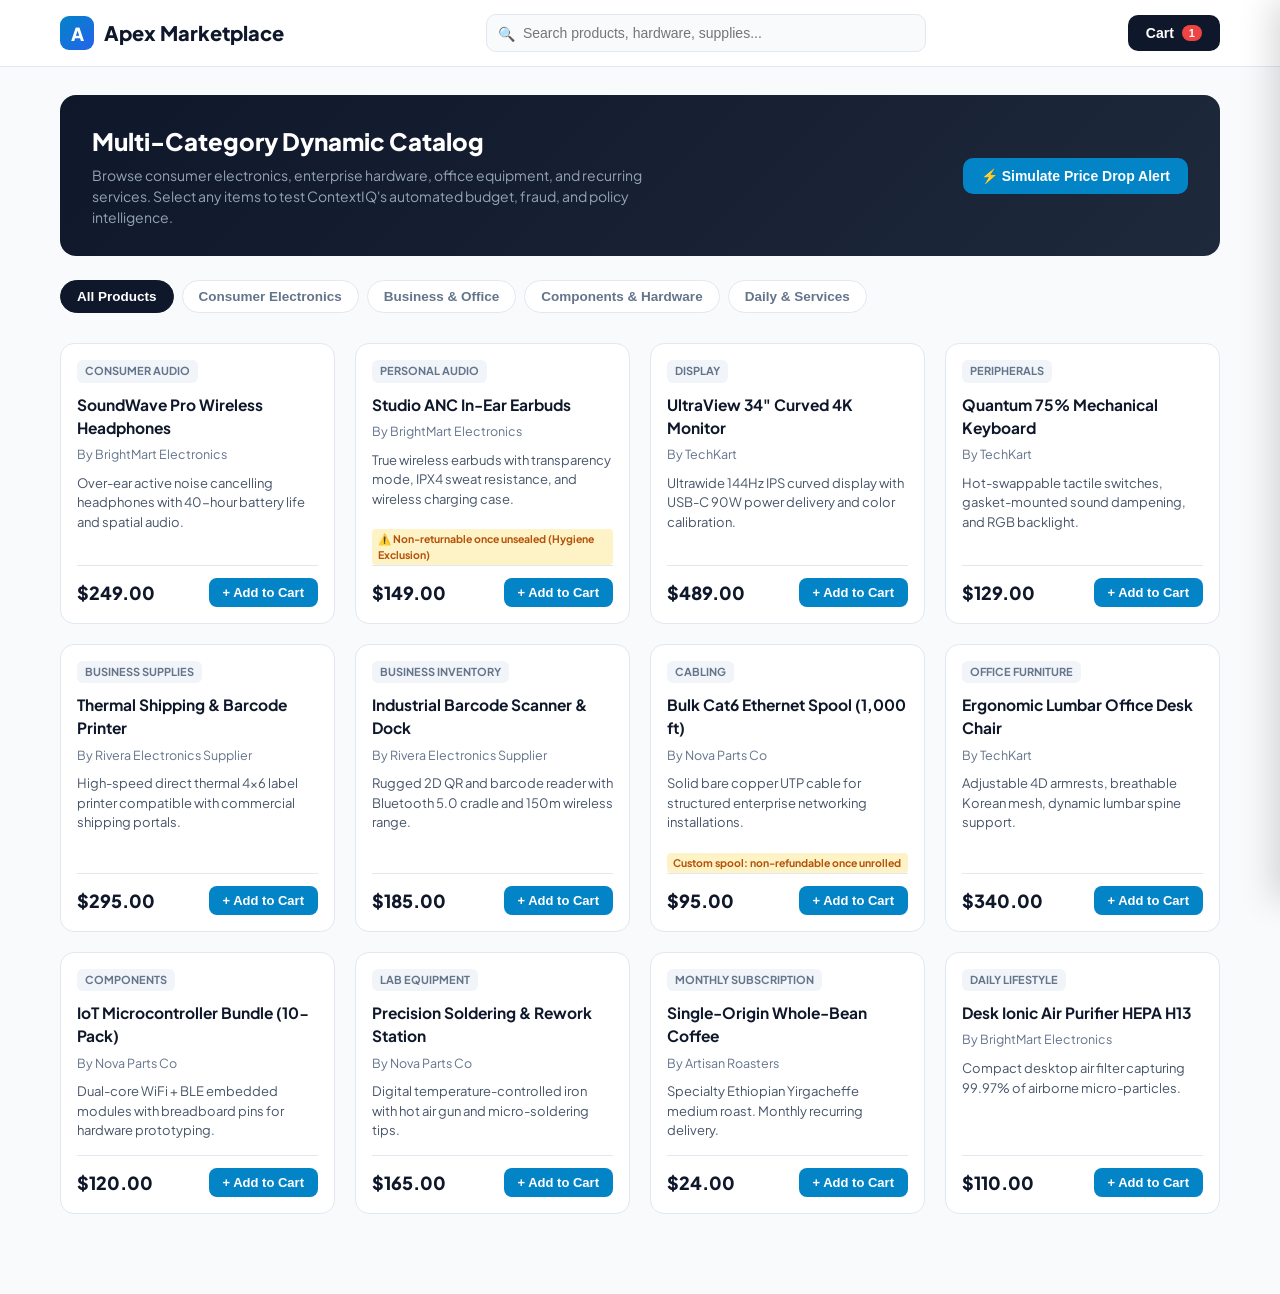
<file: demo_store/index.html>
<!doctype html>
<html lang="en">
<head>
  <meta charset="utf-8">
  <meta name="viewport" content="width=device-width, initial-scale=1">
  <title>Apex Marketplace — Smart Multi-Merchant Store (Demo)</title>
  <link rel="preconnect" href="https://fonts.googleapis.com">
  <link rel="preconnect" href="https://fonts.gstatic.com" crossorigin>
  <link href="https://fonts.googleapis.com/css2?family=Plus+Jakarta+Sans:wght@400;500;600;700;800&display=swap" rel="stylesheet">
  <style>
    :root {
      --bg: #F8FAFC;
      --surface: #FFFFFF;
      --ink: #0F172A;
      --muted: #64748B;
      --brand: #0284C7;
      --brand-dark: #0369A1;
      --accent: #2563EB;
      --border: #E2E8F0;
      --badge-bg: #F1F5F9;
      --success: #16A34A;
      --warn: #D97706;
    }
    * { box-sizing: border-box; margin: 0; padding: 0; }
    body {
      font-family: 'Plus Jakarta Sans', -apple-system, sans-serif;
      background: var(--bg);
      color: var(--ink);
      line-height: 1.5;
      padding-bottom: 80px;
    }
    header.navbar {
      background: var(--surface);
      border-bottom: 1px solid var(--border);
      position: sticky;
      top: 0;
      z-index: 100;
    }
    .nav-inner {
      max-width: 1200px;
      margin: 0 auto;
      padding: 14px 20px;
      display: flex;
      align-items: center;
      justify-content: space-between;
      gap: 16px;
    }
    .brand {
      display: flex;
      align-items: center;
      gap: 10px;
      font-weight: 800;
      font-size: 20px;
      color: var(--ink);
      text-decoration: none;
    }
    .brand-icon {
      width: 34px;
      height: 34px;
      border-radius: 9px;
      background: linear-gradient(135deg, #0284C7, #2563EB);
      display: flex;
      align-items: center;
      justify-content: center;
      color: white;
      font-weight: 800;
      font-size: 18px;
    }
    .search-bar {
      flex: 1;
      max-width: 440px;
      position: relative;
    }
    .search-bar input {
      width: 100%;
      padding: 10px 14px 10px 36px;
      border-radius: 10px;
      border: 1px solid var(--border);
      font-size: 14px;
      background: #F8FAFC;
      outline: none;
      transition: all 0.2s;
    }
    .search-bar input:focus {
      background: #FFF;
      border-color: var(--brand);
      box-shadow: 0 0 0 3px rgba(2, 132, 199, 0.15);
    }
    .search-icon {
      position: absolute;
      left: 12px;
      top: 50%;
      transform: translateY(-50%);
      color: var(--muted);
      font-size: 14px;
    }
    .cart-btn {
      position: relative;
      background: var(--ink);
      color: white;
      border: none;
      border-radius: 10px;
      padding: 10px 18px;
      font-weight: 700;
      font-size: 14px;
      cursor: pointer;
      display: flex;
      align-items: center;
      gap: 8px;
      transition: opacity 0.2s;
    }
    .cart-btn:hover { opacity: 0.92; }
    .cart-count {
      background: #EF4444;
      color: white;
      font-size: 11px;
      font-weight: 800;
      padding: 2px 7px;
      border-radius: 12px;
    }
    .container {
      max-width: 1200px;
      margin: 28px auto 0;
      padding: 0 20px;
    }
    .hero-banner {
      background: linear-gradient(135deg, #0F172A, #1E293B);
      color: white;
      border-radius: 16px;
      padding: 28px 32px;
      margin-bottom: 24px;
      display: flex;
      justify-content: space-between;
      align-items: center;
      flex-wrap: wrap;
      gap: 20px;
    }
    .hero-banner h1 { font-size: 24px; font-weight: 800; margin-bottom: 6px; }
    .hero-banner p { font-size: 14px; color: #94A3B8; max-width: 600px; }
    .filters {
      display: flex;
      gap: 8px;
      margin-bottom: 24px;
      overflow-x: auto;
      padding-bottom: 6px;
    }
    .filter-btn {
      padding: 8px 16px;
      border-radius: 20px;
      border: 1px solid var(--border);
      background: var(--surface);
      font-size: 13.5px;
      font-weight: 600;
      color: var(--muted);
      cursor: pointer;
      white-space: nowrap;
      transition: all 0.15s;
    }
    .filter-btn.active, .filter-btn:hover {
      background: var(--ink);
      color: white;
      border-color: var(--ink);
    }
    .grid {
      display: grid;
      grid-template-columns: repeat(auto-fill, minmax(260px, 1fr));
      gap: 20px;
    }
    .card {
      background: var(--surface);
      border: 1px solid var(--border);
      border-radius: 14px;
      padding: 16px;
      display: flex;
      flex-direction: column;
      transition: transform 0.15s, box-shadow 0.15s;
    }
    .card:hover {
      transform: translateY(-2px);
      box-shadow: 0 8px 24px rgba(0,0,0,0.06);
    }
    .card-tag {
      font-size: 11px;
      font-weight: 700;
      text-transform: uppercase;
      padding: 3px 8px;
      border-radius: 6px;
      background: var(--badge-bg);
      color: var(--muted);
      align-self: flex-start;
      margin-bottom: 10px;
    }
    .card-title {
      font-size: 15.5px;
      font-weight: 700;
      margin-bottom: 6px;
      color: var(--ink);
    }
    .card-merchant {
      font-size: 12.5px;
      color: var(--muted);
      margin-bottom: 10px;
    }
    .card-desc {
      font-size: 13px;
      color: #475569;
      margin-bottom: 14px;
      flex: 1;
    }
    .card-footer {
      display: flex;
      align-items: center;
      justify-content: space-between;
      padding-top: 12px;
      border-top: 1px solid var(--border);
    }
    .card-price {
      font-size: 18px;
      font-weight: 800;
      color: var(--ink);
    }
    .btn-add {
      background: var(--brand);
      color: white;
      border: none;
      border-radius: 8px;
      padding: 7px 14px;
      font-weight: 700;
      font-size: 13px;
      cursor: pointer;
      transition: background 0.2s;
    }
    .btn-add:hover { background: var(--brand-dark); }
    .badge-warn {
      background: #FEF3C7;
      color: #B45309;
      font-size: 10.5px;
      font-weight: 700;
      padding: 2px 6px;
      border-radius: 4px;
      margin-top: 6px;
      display: inline-block;
    }

    /* Cart Drawer */
    .cart-drawer {
      position: fixed;
      right: 0;
      top: 0;
      width: 420px;
      max-width: 95vw;
      height: 100vh;
      background: var(--surface);
      box-shadow: -8px 0 32px rgba(0,0,0,0.15);
      z-index: 1000;
      display: flex;
      flex-direction: column;
      transform: translateX(100%);
      transition: transform 0.28s cubic-bezier(0.16, 1, 0.3, 1);
    }
    .cart-drawer.open { transform: translateX(0); }
    .drawer-overlay {
      position: fixed;
      inset: 0;
      background: rgba(15, 23, 42, 0.45);
      z-index: 999;
      opacity: 0;
      pointer-events: none;
      transition: opacity 0.25s;
    }
    .drawer-overlay.open { opacity: 1; pointer-events: auto; }
    .drawer-head {
      padding: 18px 20px;
      border-bottom: 1px solid var(--border);
      display: flex;
      align-items: center;
      justify-content: space-between;
    }
    .drawer-head h2 { font-size: 18px; font-weight: 800; }
    .drawer-close {
      background: none;
      border: none;
      font-size: 24px;
      cursor: pointer;
      color: var(--muted);
    }
    .drawer-body {
      flex: 1;
      overflow-y: auto;
      padding: 20px;
    }
    .cart-item {
      display: flex;
      align-items: flex-start;
      justify-content: space-between;
      gap: 12px;
      padding: 12px 0;
      border-bottom: 1px solid var(--border);
    }
    .cart-item-name { font-weight: 700; font-size: 14px; margin-bottom: 2px; }
    .cart-item-meta { font-size: 12px; color: var(--muted); }
    .cart-item-qty {
      display: flex;
      align-items: center;
      gap: 6px;
      margin-top: 6px;
    }
    .qty-btn {
      width: 24px;
      height: 24px;
      border-radius: 6px;
      border: 1px solid var(--border);
      background: var(--bg);
      font-weight: 700;
      cursor: pointer;
    }
    .drawer-footer {
      padding: 18px 20px;
      border-top: 1px solid var(--border);
      background: #FAFAFA;
    }
    .summary-row {
      display: flex;
      justify-content: space-between;
      font-size: 14px;
      margin-bottom: 8px;
    }
    .summary-total {
      font-size: 18px;
      font-weight: 800;
      color: var(--ink);
      border-top: 1px solid var(--border);
      padding-top: 8px;
      margin-top: 8px;
    }
    .btn-checkout {
      width: 100%;
      background: #0070BA;
      color: white;
      border: none;
      border-radius: 12px;
      padding: 14px;
      font-weight: 800;
      font-size: 15px;
      cursor: pointer;
      margin-top: 12px;
      display: flex;
      align-items: center;
      justify-content: center;
      gap: 10px;
      transition: background 0.2s;
    }
    .btn-checkout:hover { background: #005EA6; }
    .policy-box {
      background: #F8FAFC;
      border: 1px solid var(--border);
      border-radius: 10px;
      padding: 14px;
      margin-top: 14px;
      font-size: 12px;
      color: #475569;
    }
    .policy-box h4 { font-weight: 700; margin-bottom: 4px; color: var(--ink); }
  </style>
</head>
<body>

<header class="navbar">
  <div class="nav-inner">
    <a href="#" class="brand">
      <div class="brand-icon">A</div>
      <span>Apex Marketplace</span>
    </a>
    <div class="search-bar">
      <span class="search-icon">🔍</span>
      <input type="text" id="searchInput" placeholder="Search products, hardware, supplies...">
    </div>
    <button class="cart-btn" id="openCartBtn">
      <span>Cart</span>
      <span class="cart-count" id="cartCount">0</span>
    </button>
  </div>
</header>

<div class="container">
  <div class="hero-banner">
    <div>
      <h1>Multi-Category Dynamic Catalog</h1>
      <p>Browse consumer electronics, enterprise hardware, office equipment, and recurring services. Select any items to test ContextIQ's automated budget, fraud, and policy intelligence.</p>
    </div>
    <button class="cart-btn" style="background:var(--brand)" onclick="simulatePriceDrop()">
      ⚡ Simulate Price Drop Alert
    </button>
  </div>

  <div class="filters" id="filterBar">
    <button class="filter-btn active" data-cat="all">All Products</button>
    <button class="filter-btn" data-cat="consumer">Consumer Electronics</button>
    <button class="filter-btn" data-cat="business">Business &amp; Office</button>
    <button class="filter-btn" data-cat="hardware">Components &amp; Hardware</button>
    <button class="filter-btn" data-cat="subscriptions">Daily &amp; Services</button>
  </div>

  <div class="grid" id="productGrid"></div>
</div>

<!-- Cart Drawer -->
<div class="drawer-overlay" id="drawerOverlay"></div>
<aside class="cart-drawer" id="cartDrawer" data-ciq-merchant="Apex Marketplace" data-ciq-seller="apex_merchant" data-ciq-currency="USD">
  <div class="drawer-head">
    <h2>Your Shopping Cart</h2>
    <button class="drawer-close" id="closeCartBtn">×</button>
  </div>
  <div class="drawer-body" id="cartItemsList">
    <div style="text-align:center;padding:40px 10px;color:var(--muted)">Your cart is empty. Add products to test checkout intelligence!</div>
  </div>
  <div class="drawer-footer">
    <div class="summary-row"><span>Subtotal:</span><b id="subtotalVal">$0.00</b></div>
    <div class="summary-row"><span>Estimated Shipping:</span><b style="color:var(--success)">FREE</b></div>
    <div class="summary-row summary-total"><span>Total to Pay:</span><b id="totalVal">$0.00</b></div>

    <button class="btn-checkout" id="checkoutBtn" disabled>
      <span>Pay with ContextIQ (PayPal)</span> →
    </button>

    <div class="policy-box" id="policyBox" data-ciq-policy>
      <h4>Store Policy &amp; Terms</h4>
      <p id="policyReturn">You may return unopened items within 30 days of delivery for a full refund to the original payment method.</p>
      <p id="policyReplace">Defective items qualify for a 7-day immediate replacement window.</p>
      <p id="policyExcl" style="color:var(--warn);font-weight:600;margin-top:4px">Notice: In-ear earbuds and custom-cut spools are non-returnable once opened for hygiene/customization reasons.</p>
    </div>
  </div>
</aside>

<script>
const PRODUCTS = [
  {
    id: "p1",
    name: "SoundWave Pro Wireless Headphones",
    cat: "consumer",
    merchant: "BrightMart Electronics",
    price: 249.00,
    desc: "Over-ear active noise cancelling headphones with 40-hour battery life and spatial audio.",
    badge: "Consumer Audio",
    warning: ""
  },
  {
    id: "p2",
    name: "Studio ANC In-Ear Earbuds",
    cat: "consumer",
    merchant: "BrightMart Electronics",
    price: 149.00,
    desc: "True wireless earbuds with transparency mode, IPX4 sweat resistance, and wireless charging case.",
    badge: "Personal Audio",
    warning: "⚠️ Non-returnable once unsealed (Hygiene Exclusion)"
  },
  {
    id: "p3",
    name: "UltraView 34\" Curved 4K Monitor",
    cat: "consumer",
    merchant: "TechKart",
    price: 489.00,
    desc: "Ultrawide 144Hz IPS curved display with USB-C 90W power delivery and color calibration.",
    badge: "Display",
    warning: ""
  },
  {
    id: "p4",
    name: "Quantum 75% Mechanical Keyboard",
    cat: "consumer",
    merchant: "TechKart",
    price: 129.00,
    desc: "Hot-swappable tactile switches, gasket-mounted sound dampening, and RGB backlight.",
    badge: "Peripherals",
    warning: ""
  },
  {
    id: "p5",
    name: "Thermal Shipping & Barcode Printer",
    cat: "business",
    merchant: "Rivera Electronics Supplier",
    price: 295.00,
    desc: "High-speed direct thermal 4x6 label printer compatible with commercial shipping portals.",
    badge: "Business Supplies",
    warning: ""
  },
  {
    id: "p6",
    name: "Industrial Barcode Scanner & Dock",
    cat: "business",
    merchant: "Rivera Electronics Supplier",
    price: 185.00,
    desc: "Rugged 2D QR and barcode reader with Bluetooth 5.0 cradle and 150m wireless range.",
    badge: "Business Inventory",
    warning: ""
  },
  {
    id: "p7",
    name: "Bulk Cat6 Ethernet Spool (1,000 ft)",
    cat: "business",
    merchant: "Nova Parts Co",
    price: 95.00,
    desc: "Solid bare copper UTP cable for structured enterprise networking installations.",
    badge: "Cabling",
    warning: "Custom spool: non-refundable once unrolled"
  },
  {
    id: "p8",
    name: "Ergonomic Lumbar Office Desk Chair",
    cat: "business",
    merchant: "TechKart",
    price: 340.00,
    desc: "Adjustable 4D armrests, breathable Korean mesh, dynamic lumbar spine support.",
    badge: "Office Furniture",
    warning: ""
  },
  {
    id: "p9",
    name: "IoT Microcontroller Bundle (10-Pack)",
    cat: "hardware",
    merchant: "Nova Parts Co",
    price: 120.00,
    desc: "Dual-core WiFi + BLE embedded modules with breadboard pins for hardware prototyping.",
    badge: "Components",
    warning: ""
  },
  {
    id: "p10",
    name: "Precision Soldering & Rework Station",
    cat: "hardware",
    merchant: "Nova Parts Co",
    price: 165.00,
    desc: "Digital temperature-controlled iron with hot air gun and micro-soldering tips.",
    badge: "Lab Equipment",
    warning: ""
  },
  {
    id: "p11",
    name: "Single-Origin Whole-Bean Coffee",
    cat: "subscriptions",
    merchant: "Artisan Roasters",
    price: 24.00,
    desc: "Specialty Ethiopian Yirgacheffe medium roast. Monthly recurring delivery.",
    badge: "Monthly Subscription",
    warning: ""
  },
  {
    id: "p12",
    name: "Desk Ionic Air Purifier HEPA H13",
    cat: "subscriptions",
    merchant: "BrightMart Electronics",
    price: 110.00,
    desc: "Compact desktop air filter capturing 99.97% of airborne micro-particles.",
    badge: "Daily Lifestyle",
    warning: ""
  }
];

let cart = [
  { product: PRODUCTS[0], qty: 1 }
];

function renderProducts(filter = "all", query = "") {
  const grid = document.getElementById("productGrid");
  const filtered = PRODUCTS.filter(p => {
    const matchCat = filter === "all" || p.cat === filter;
    const matchQuery = !query || p.name.toLowerCase().includes(query.toLowerCase()) || p.desc.toLowerCase().includes(query.toLowerCase());
    return matchCat && matchQuery;
  });

  grid.innerHTML = filtered.map(p => `
    <div class="card">
      <span class="card-tag">${p.badge}</span>
      <h3 class="card-title">${p.name}</h3>
      <div class="card-merchant">By ${p.merchant}</div>
      <p class="card-desc">${p.desc}</p>
      ${p.warning ? `<span class="badge-warn">${p.warning}</span>` : ""}
      <div class="card-footer">
        <span class="card-price">$${p.price.toFixed(2)}</span>
        <button class="btn-add" onclick="addToCart('${p.id}')">+ Add to Cart</button>
      </div>
    </div>
  `).join("");
}

function addToCart(id) {
  const prod = PRODUCTS.find(p => p.id === id);
  if (!prod) return;
  const existing = cart.find(c => c.product.id === id);
  if (existing) {
    existing.qty += 1;
  } else {
    cart.push({ product: prod, qty: 1 });
  }
  updateCartUI();
  openCart();
}

function changeQty(id, delta) {
  const item = cart.find(c => c.product.id === id);
  if (!item) return;
  item.qty += delta;
  if (item.qty <= 0) {
    cart = cart.filter(c => c.product.id !== id);
  }
  updateCartUI();
}

function simulatePriceDrop() {
  const headphones = PRODUCTS.find(p => p.id === "p1");
  if (headphones) {
    headphones.price = 219.00;
    renderProducts();
    updateCartUI();
    alert("Price Drop Alert: SoundWave Pro Headphones reduced from $249.00 to $219.00! ContextIQ Price Monitor will detect this drop.");
  }
}

function updateCartUI() {
  const totalCount = cart.reduce((s, c) => s + c.qty, 0);
  document.getElementById("cartCount").textContent = totalCount;

  const total = cart.reduce((s, c) => s + (c.product.price * c.qty), 0);
  document.getElementById("subtotalVal").textContent = `$${total.toFixed(2)}`;
  document.getElementById("totalVal").textContent = `$${total.toFixed(2)}`;

  const btn = document.getElementById("checkoutBtn");
  btn.disabled = cart.length === 0;

  const list = document.getElementById("cartItemsList");
  if (cart.length === 0) {
    list.innerHTML = `<div style="text-align:center;padding:40px 10px;color:var(--muted)">Your cart is empty. Add products to test checkout intelligence!</div>`;
    return;
  }

  list.innerHTML = cart.map(c => `
    <div class="cart-item" data-ciq-item>
      <div>
        <div class="cart-item-name" data-ciq-name>${c.product.name}</div>
        <div class="cart-item-meta">${c.product.merchant} · $${c.product.price.toFixed(2)} ea</div>
        <div class="cart-item-qty">
          <button class="qty-btn" onclick="changeQty('${c.product.id}', -1)">-</button>
          <span style="font-weight:700;font-size:13px" data-ciq-qty>${c.qty}</span>
          <button class="qty-btn" onclick="changeQty('${c.product.id}', 1)">+</button>
          <span style="display:none" data-ciq-price>${c.product.price.toFixed(2)}</span>
        </div>
      </div>
      <b style="font-size:15px">$${(c.product.price * c.qty).toFixed(2)}</b>
    </div>
  `).join("");
}

function openCart() {
  document.getElementById("cartDrawer").classList.add("open");
  document.getElementById("drawerOverlay").classList.add("open");
}

function closeCart() {
  document.getElementById("cartDrawer").classList.remove("open");
  document.getElementById("drawerOverlay").classList.remove("open");
}

function buildContextIqPayload() {
  const root = document.getElementById("cartDrawer");
  const items = cart.map(c => ({
    name: c.product.name,
    unit_price: c.product.price,
    quantity: c.qty
  }));

  const primaryMerchant = cart[0]?.product.merchant || "Apex Marketplace";
  const policyText = Array.from(document.querySelectorAll("#policyBox p")).map(p => p.textContent).join("\n");

  return {
    merchant: primaryMerchant,
    seller_id: "apex_merchant",
    currency: "USD",
    items: items,
    policy_text: policyText,
    policy_url: location.href + "#policy",
    page_url: location.href
  };
}

document.getElementById("openCartBtn").onclick = openCart;
document.getElementById("closeCartBtn").onclick = closeCart;
document.getElementById("drawerOverlay").onclick = closeCart;

document.getElementById("checkoutBtn").onclick = () => {
  const payload = buildContextIqPayload();
  const b64 = btoa(unescape(encodeURIComponent(JSON.stringify(payload))));
  location.href = '/?cart=' + encodeURIComponent(b64);
};

document.getElementById("searchInput").oninput = (e) => {
  const activeCat = document.querySelector(".filter-btn.active")?.dataset.cat || "all";
  renderProducts(activeCat, e.target.value);
};

document.querySelectorAll(".filter-btn").forEach(btn => {
  btn.onclick = () => {
    document.querySelectorAll(".filter-btn").forEach(b => b.classList.remove("active"));
    btn.classList.add("active");
    renderProducts(btn.dataset.cat, document.getElementById("searchInput").value);
  };
});

renderProducts();
updateCartUI();
</script>
</body>
</html>
</file>
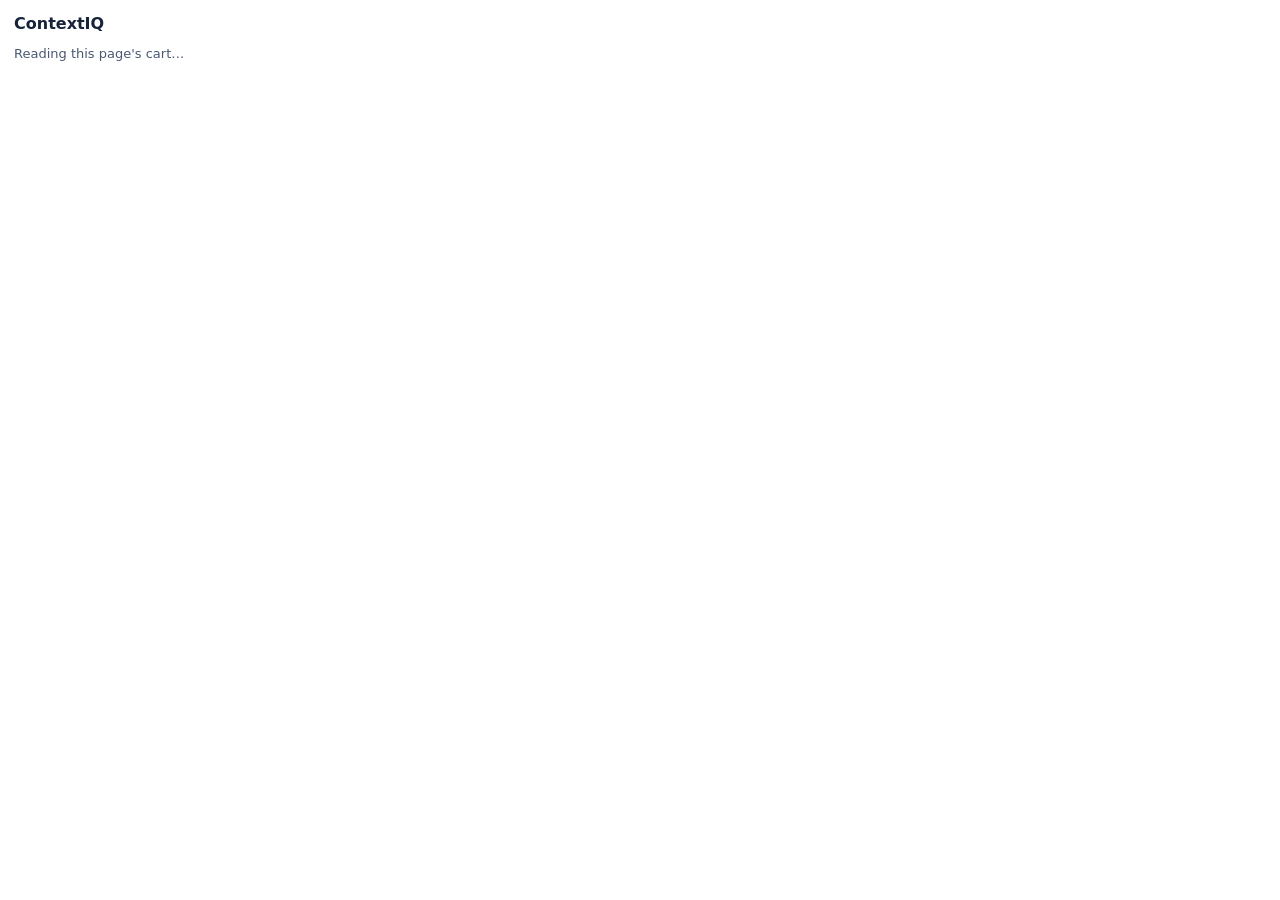
<file: extension/popup.html>
<!doctype html>
<html><head><meta charset="utf-8"><style>
body{font-family:system-ui,sans-serif;width:340px;margin:0;padding:14px;color:#16233a}
h1{font-size:16px;margin:0 0 8px} p,li{font-size:13px} .muted{color:#4a5873}
.v{border-left:4px solid #4a5873;padding:6px 10px;background:#f5f7f8} .ok{border-color:#0e7c66} .wait{border-color:#a86a12}
button{font:inherit;border:0;border-radius:999px;padding:8px 14px;background:#16233a;color:#fff;cursor:pointer;width:100%;margin-top:8px}
</style></head><body>
<h1>ContextIQ</h1>
<div id="out"><p class="muted">Reading this page's cart…</p></div>
<script src="popup.js"></script>
</body></html>
</file>
